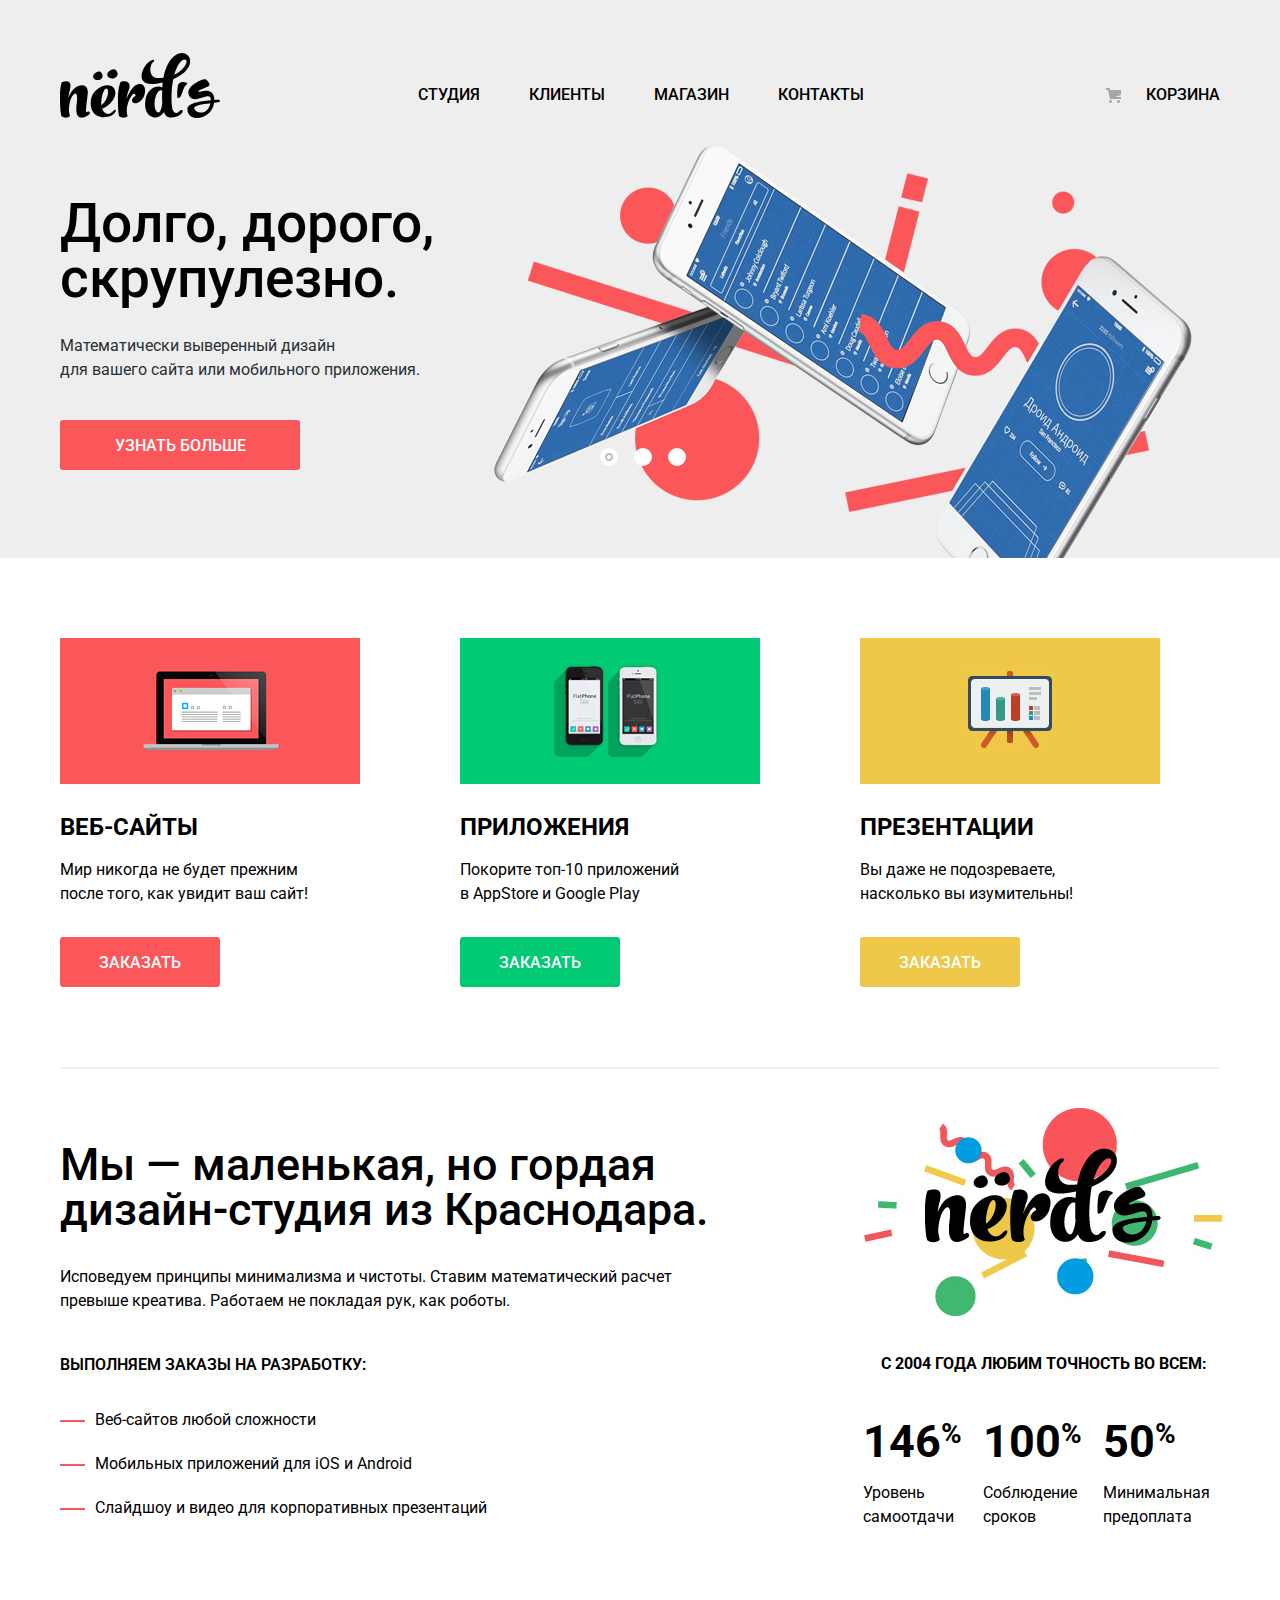
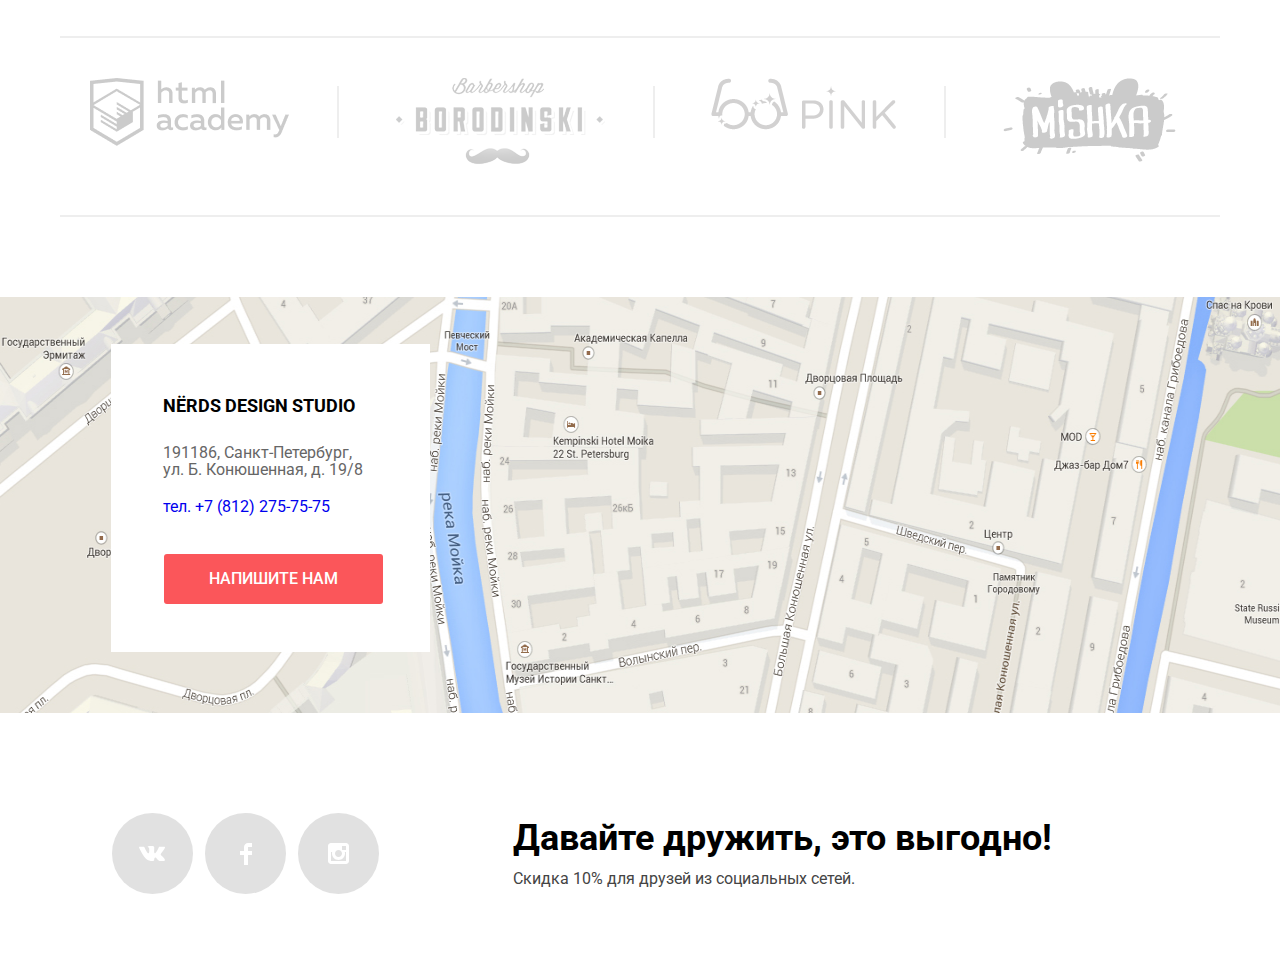
<file: index.html>
<!DOCTYPE html>
<html lang="ru">
  <head>
    <meta charset="utf-8">
    <title>Главная - Нёрдс</title>
    <link rel="shortcut icon" href="img/favicon32x32.png" type="image/png">
    <link rel="apple-touch-icon-precomposed" href="img/favicon152x152.png">
    <link rel="stylesheet" href="css/normalize.css">
    <link href="css/style.min.css" type="text/css" rel="stylesheet">
    <link href="https://fonts.googleapis.com/css?family=Roboto:400,500,700&amp;subset=cyrillic" rel="stylesheet">
  </head>
  <body>
  <div class="grid">
  <header class="main-header">
    <div class="wrapper">
      <div class="menu">
        <div class="menu-logo">
          <a href="index.html"><img src="img/nerds-logo.svg" width="160" height="70" alt="Логотип Nerds"></a>
        </div>
         <nav class="main-navigation">
          <ul class="site-navigation">
           <li class="menu-item"><a href="#">Студия</a></li>
           <li class="menu-item"><a href="#">Клиенты</a></li>
           <li class="menu-item"><a href="catalog.html">Магазин</a></li>
           <li class="menu-item"><a href="#">Контакты</a></li>
          </ul>
         </nav>
        <div class="menu-user">
          <a class="basket" href="#">Корзина</a>
        </div>
      </div>
    </div>
  </header>
  <main class="main">
    <div class="slider">
      <div class="wrapper">
        <form name="slide">
           <input type="radio" class="slider-input" id="btn-1" name="toggle" checked>
           <input type="radio" class="slider-input" id="btn-2" name="toggle">
           <input type="radio" class="slider-input" id="btn-3" name="toggle">
         <div class="slider-dots-wrp">
           <label class="slider-dot slider-dot-active" for="btn-1"></label>
           <label class="slider-dot slider-dot-active" for="btn-2"></label>
           <label class="slider-dot slider-dot-active" for="btn-3"></label>
         </div>
        <div class="slider-list">
          <div class="slider-item">
            <div class="slider-text">
              <span class="slider-title">Долго, дорого, скрупулезно.</span>
              <p class="slider-slogan">Математически выверенный дизайн<br> для вашего сайта или мобильного приложения.</p>
              <a class="button button-slider" href="#">Узнать больше</a>
            </div>
          </div>
          <div class="slider-item">
            <div class="slider-text">
              <span class="slider-title">Любим математику как никто другой</span>
              <p class="slider-slogan">Никакого креатива, только математические формулы<br>
                для расчета идеальных пропорций.</p>
              <a class="button button-slider" href="#">Узнать больше</a>
            </div>
          </div>
          <div class="slider-item">
            <div class="slider-text">
              <span class="slider-title">Только ночь, только хардкор</span>
              <p class="slider-slogan">Работать днем, как все? Мы против этого.<br> Ближе к полуночи работа только начинается.</p>
              <a class="button button-slider" href="#">Узнать больше</a>
            </div>
          </div>
        </div>
        </form>
      </div>
    </div>
    <div class="wrapper">
      <div class="services-list">
        <div class="services-item">
          <img src="img/illustration-1.png" alt="Веб-сайты" width="300" height="146">
          <h3>Веб-сайты</h3>
          <p>Мир никогда не будет прежним<br> после того, как увидит ваш сайт!</p>
          <a href="#" class="button services-item-button services-item-button-red">Заказать</a>
        </div>
        <div class="services-item">
          <img src="img/illustration-2.png" alt="Веб-сайты" width="300" height="146">
          <h3>Приложения</h3>
          <p>Покорите топ-10 приложений<br> в AppStore и Google Play</p>
          <a href="#" class="button services-item-button services-item-button-green">Заказать</a>
        </div>
        <div class="services-item">
          <img src="img/illustration-3.png" alt="Веб-сайты" width="300" height="146">
          <h3>Презентации</h3>
          <p>Вы даже не подозреваете,<br>насколько вы изумительны!</p>
          <a href="#" class="button services-item-button services-item-button-yellow">Заказать</a>
        </div>
      </div>
      <div class="features-description">
        <div class="features-text">
          <h2 class="features-text-title">Мы — маленькая, но гордая дизайн-студия из Краснодара. </h2>
          <p class="features-text-slogan">Исповедуем принципы минимализма и чистоты. Ставим математический расчет превыше креатива. Работаем не покладая рук, как роботы.</p>
          <h3>Выполняем заказы на разработку:</h3>
          <ul class="features-text-list">
            <li>Веб-сайтов любой сложности</li>
            <li>Мобильных приложений для iOS и Android</li>
            <li>Слайдшоу и видео для корпоративных презентаций</li>
          </ul>
        </div>
        <div class="features-statistics">
          <div class="features-logo">
            <img src="img/nerds-illustration.png" width="360" height="208" alt="Логотип">
          </div>
          <span class="features-table-title">C 2004 года любим точность во всем:</span>
          <table class="features-table">
            <tr class="features-table-row">
              <th>146<sup>%</sup></th>
              <th>100<sup>%</sup></th>
              <th>50<sup>%</sup></th>
            </tr>
            <tr class="features-table-row">
              <td>Уровень самоотдачи</td>
              <td>Соблюдение сроков</td>
              <td>Минимальная предоплата</td>
            </tr>
          </table>
        </div>
      </div>
      <div class="partners">
        <ul class="partners-list">
          <li class="partner"><a href="https://htmlacademy.ru/intensive/htmlcss"><img src="img/logo-1.png" alt="Академия" width="199" height="68"></a></li>
          <li class="partner"><a href="#"><img src="img/logo-2.png" alt="Бородинский" width="209" height="90"></a></li>
          <li class="partner"><a href="#"><img src="img/logo-3.png" alt="Пинк" width="185" height="52"></a></li>
          <li class="partner"><a href="#"><img src="img/logo-4.png" alt="Мишка" width="173" height="84"></a></li>
        </ul>
      </div>
    </div>
  </main>
  <div class="address">
    <iframe src="https://yandex.ru/map-widget/v1/?um=constructor%3A0da719b83099ced85a7360a81502c2350b32536cdaef0779f9d6f8efe23a999d&amp;source=constructor"
            width="1440" height="416"></iframe>
    <img src="img/map.jpg" width="1440" height="416" alt="Мы на карте">
    <div class="map-container wrapper">
      <div class="address-container">
        <h1 class="address-title">NЁRDS DESIGN STUDIO</h1>
        <p class="address-text">191186, Санкт-Петербург,<br>ул. Б. Конюшенная, д. 19/8</p>
        <p class="address-phone"><a class="phone" href="tel:+78122757575">тел. +7 (812) 275-75-75</a></p>
        <a href="#" class="button contacts-button">Напишите нам</a>
      </div>
    </div>
  </div>
    <footer class="footer wrapper">
        <div class="footer-contacts">
          <a href="#" class="footer-item footer-item-vk">Вконтакте</a>
          <a href="#" class="footer-item footer-item-fb">Фейсбук</a>
          <a href="#" class="footer-item footer-item-ig">Инстаграмм</a>
        </div>
        <div class="footer-text">
          <p class="footer-text-slogan">Давайте дружить, это выгодно!</p>
          <p class="footer-text-offer">Скидка 10% для друзей из социальных сетей.</p>
        </div>
    </footer>
    <div class="modal">
      <div class="modal-wrp">
        <button class="modal-close" type="button" title="Закрыть">Закрыть</button>
        <span class="modal-title">Напишите нам</span>
        <form class="modal-form" action="#" method="post">
          <label class="modal-text" for="login">Ваше имя:
            <input class="modal-input modal-input-login" id="login" type="text" name="login" placeholder="Имя Фамилия">
          </label>
          <label class="modal-text" for="email">Ваш e-mail:
            <input class="modal-input modal-input-mail" type="email" name="email" id="email" placeholder="email@example.com">
          </label>
          <label class="modal-text modal-text-comment" for="comment-field">Текст письма:
            <textarea class="modal-comment" name="comment" id="comment-field" placeholder="В свободной форме"></textarea>
          </label>
          <button class="btn" type="submit">Отправить</button>
        </form>
      </div>
    </div>
  </div>
    <script src="js/modal.min.js"></script>
  </body>
</html>
</file>
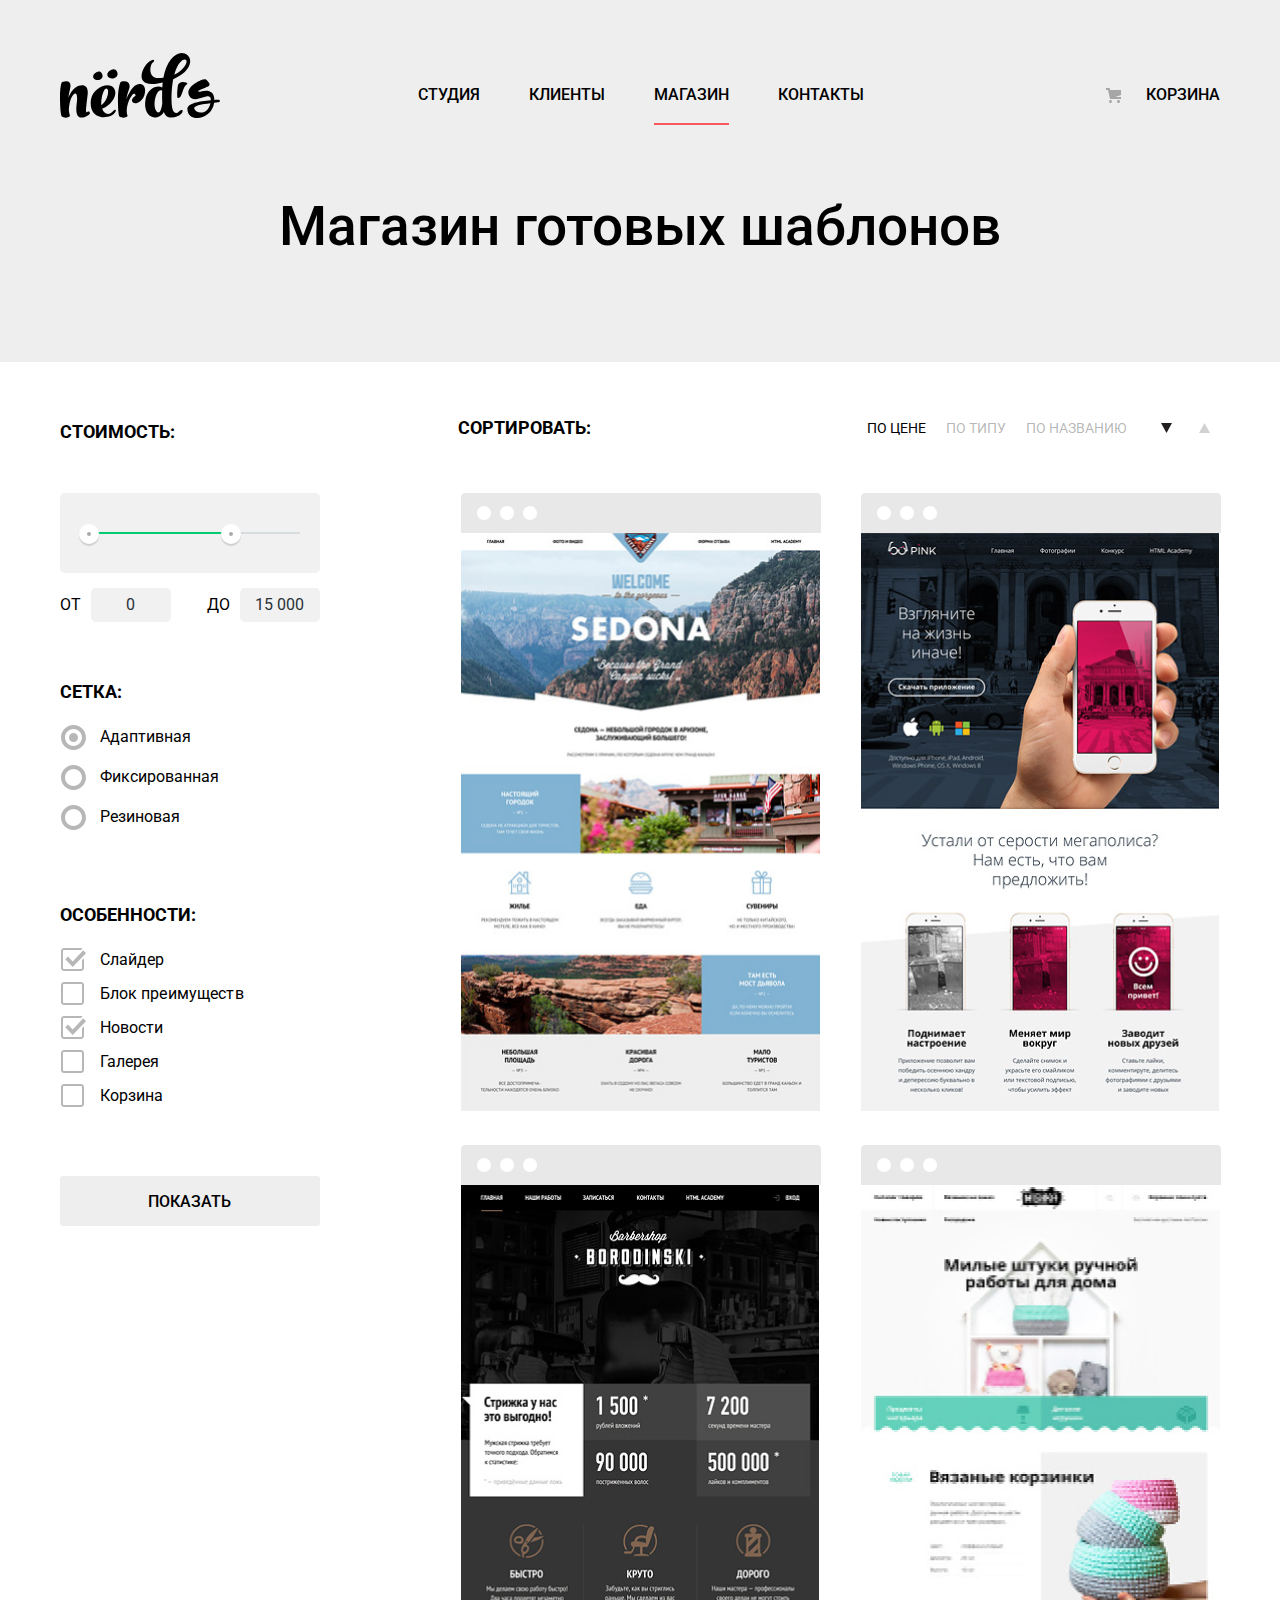
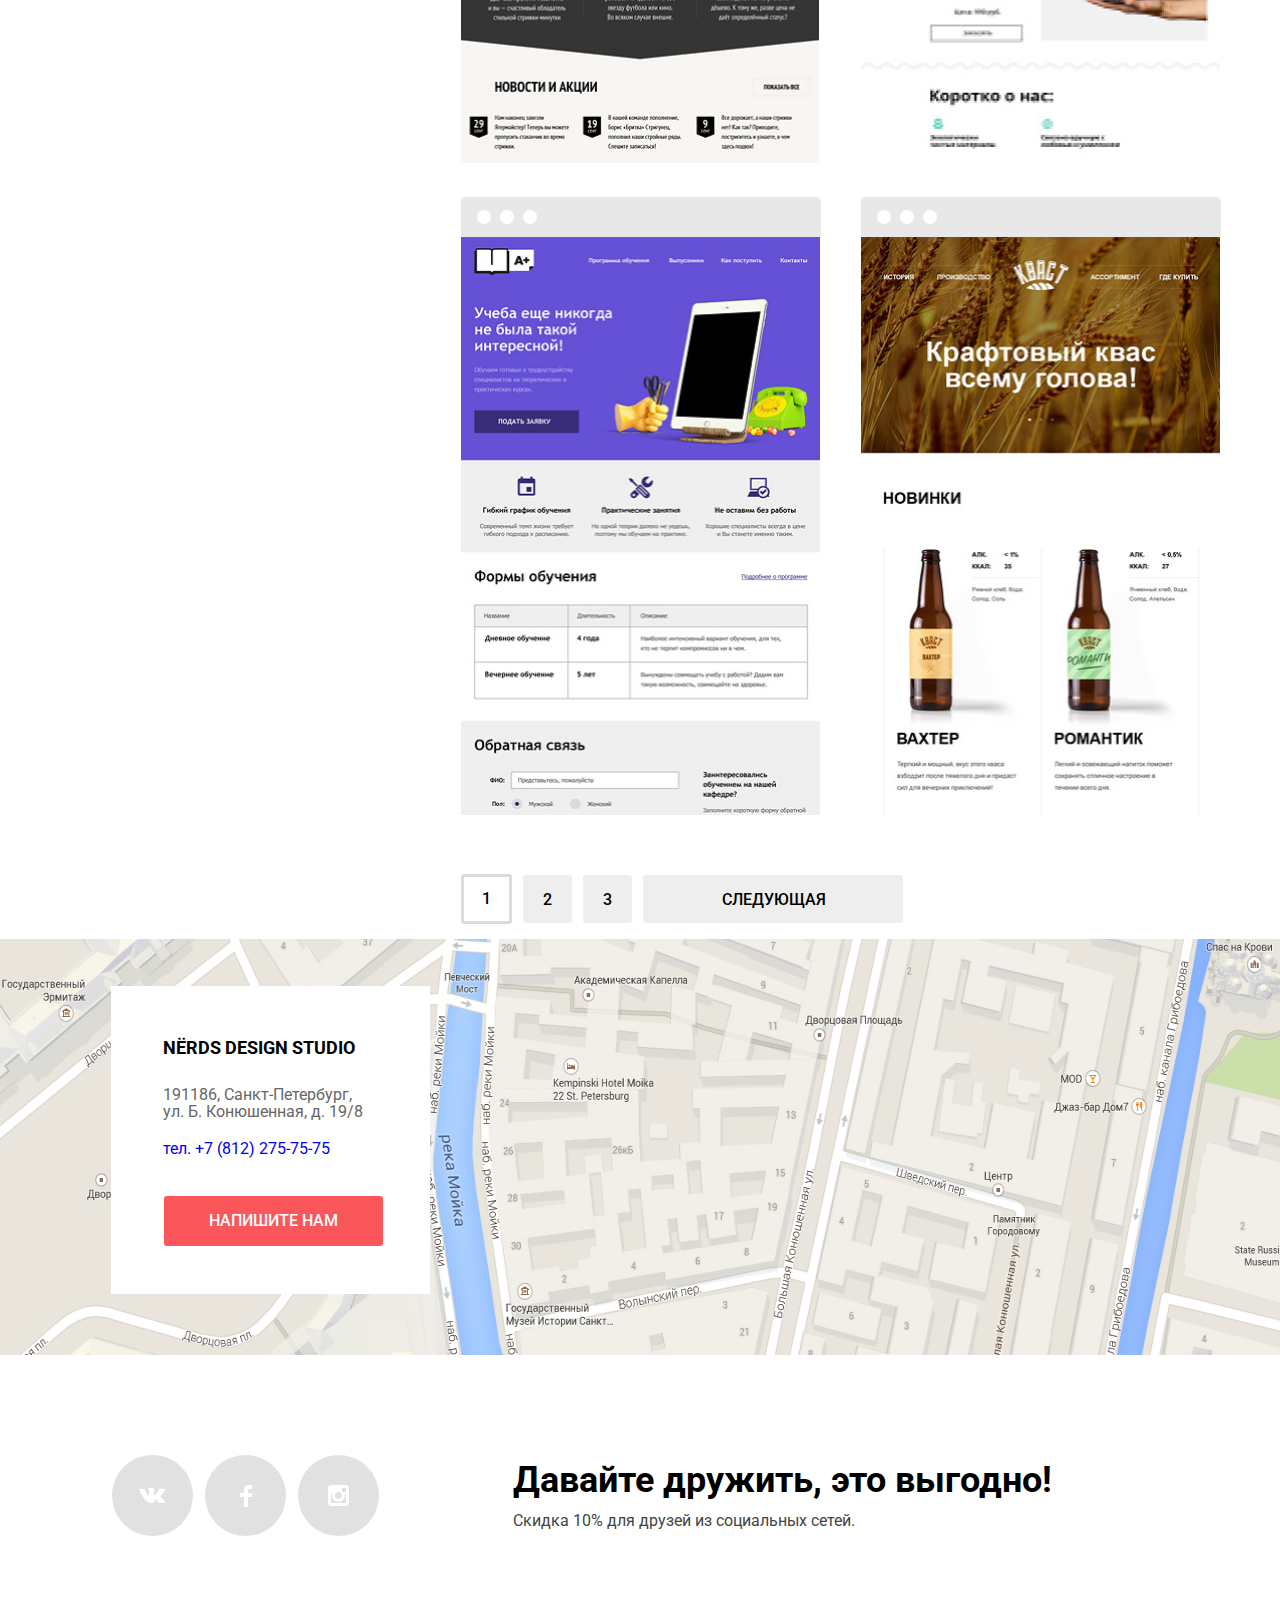
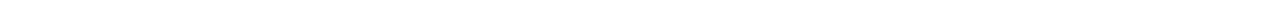
<file: catalog.html>
<!DOCTYPE html>
<html lang="ru">
<head>
  <meta charset="utf-8">
  <title>Магазин - Нёрдс</title>
  <link rel="shortcut icon" href="img/favicon32x32.png" type="image/png">
  <link rel="apple-touch-icon-precomposed" href="img/favicon152x152.png">
  <link rel="stylesheet" href="css/normalize.css">
  <link href="css/style.min.css" type="text/css" rel="stylesheet">
  <link href="https://fonts.googleapis.com/css?family=Roboto:400,500,700&amp;subset=cyrillic" rel="stylesheet">
</head>
<body>
<header class="main-header">
  <div class="wrapper">
    <div class="menu">
      <div class="menu-logo">
        <a href="index.html"><img src="img/nerds-logo.svg" class="logo" width="160" height="70" alt="Логотип Nerds"></a>
      </div>
      <nav class="main-navigation">
        <ul class="site-navigation">
          <li class="menu-item"><a href="#">Студия</a></li>
          <li class="menu-item"><a href="#">Клиенты</a></li>
          <li class="menu-item menu-item-active"><a href="catalog.html">Магазин</a></li>
          <li class="menu-item"><a href="#">Контакты</a></li>
        </ul>
      </nav>
      <div class="menu-user">
        <a class="basket" href="#">Корзина</a>
      </div>
    </div>
  </div>
</header>
<main>
    <h1 class="page-title">Магазин готовых шаблонов</h1>
   <div class="catalog wrapper">
    <section class="catalog-filter">
      <h2 class="visually-hidden">Фильтр товаров</h2>
      <form action="https://echo.htmlacademy.ru" method="post">
        <fieldset class="filter-item">
          <legend>Стоимость:</legend>
          <div class="range-filter">
            <div class="range-controls">
              <div class="scale">
                <div class="bar"></div>
              </div>
              <a href="#" class="toggle toggle-min" title="Минимальная"></a>
              <a href="#" class="toggle toggle-max" title="Максимальная"></a>
            </div>
            <div class="price-controls">
              <label class="min-price">от<input name="min-price" type="text" value="0"></label>
              <label class="max-price">до<input name="max-price" type="text" value="15 000"></label>
            </div>
          </div>
        </fieldset>
        <fieldset class="filter-item catalog-filter-grid-group">
          <legend>Сетка:</legend>
          <ul>
            <li class="filter-option">
              <label class="radio option">
                <input class="radio-input" type="radio" name="grid" value="adaptive" checked>
                <span class="radio-box"></span>
                <span class="radio-text">Адаптивная</span>
              </label>
            </li>
            <li class="filter-option">
              <label class="radio option">
                <input class="radio-input" type="radio" name="grid" value="fixed">
                <span class="radio-box"></span>
                <span class="radio-text">Фиксированная</span>
              </label>
            </li>
            <li class="filter-option">
              <label class="radio option">
                <input class="radio-input" type="radio" name="grid" value="rubber">
                <span class="radio-box"></span>
                <span class="radio-text">Резиновая</span>
              </label>
            </li>
          </ul>
        </fieldset>
        <fieldset class="filter-item catalog-filter-features">
          <legend>Особенности:</legend>
          <ul>
            <li class="filter-color">
              <label class="check option">
                <input class="check-input" type="checkbox" name="features" value="slider" checked>
                <span class="check-box"></span>
                <span class="check-text">Слайдер</span>
              </label>
            </li>
            <li class="filter-color">
              <label class="check option">
                <input class="check-input" type="checkbox" name="features" value="benefitsblock">
                <span class="check-box"></span>
                <span class="check-text">Блок преимуществ</span>
              </label>
            </li>
            <li class="filter-color">
              <label class="check option">
                <input class="check-input" type="checkbox" name="features" value="news" checked>
                <span class="check-box"></span>
                <span class="check-text">Новости</span>
              </label>
            </li>
            <li class="filter-color">
              <label class="check option">
                <input class="check-input" type="checkbox" name="features" value="gallery">
                <span class="check-box"></span>
                <span class="check-text">Галерея</span>
              </label>
            </li>
            <li class="filter-color">
              <label class="check option">
                <input class="check-input" type="checkbox" name="features" value="cart">
                <span class="check-box"></span>
                Корзина
              </label>
            </li>
          </ul>
        </fieldset>
        <button class="button filter-button" type="submit">Показать</button>
      </form>
    </section>
    <section class="catalog-wrapper">
      <h2 class="visually-hidden">Готовые товары</h2>
      <div class="catalog-sorting">
        <h2>Сортировать:</h2>
        <ul class="sort-list">
          <li><a class="sort-list-item sort-list-item-active" href="#">По цене</a></li>
          <li><a class="sort-list-item" href="#">По типу</a></li>
          <li><a class="sort-list-item" href="#">По названию</a></li>
        </ul>
        <p class="sort-list-updown">
          <a class="sort-list-down" href="#" aria-label="Ниже"></a>
          <a class="sort-list-up" href="#" aria-label="Выше"></a>
        </p>
      </div>
      <div class="catalog-list">
        <div class="catalog-template">
          <a href="#">
            <img src="img/img-sedona.jpg" width="359" height="578" alt="Шаблон Sedona">
          </a>
          <div class="catalog-popup">
            <a href="#"><h3 class="catalog-popup-caption">Sedona</h3></a>
            <p>Информационный сайт<br> для туристов</p>
            <a href="#" class="button catalog-popup-button">9 900 руб.</a>
          </div>
        </div>
        <div class="catalog-template">
          <a href="#">
            <img src="img/img-pink.jpg" width="358" height="578" alt="Шаблон Pink">
          </a>
          <div class="catalog-popup">
            <a href="#"><h3 class="catalog-popup-caption">Pink App</h3></a>
            <p>Продуктовый лендинг приложения для iOS и Android</p>
            <a href="#" class="button catalog-popup-button">9 900 руб.</a>
          </div>
        </div>
        <div class="catalog-template">
          <a href="#">
            <img src="img/img-barbershop.jpg" width=358 height="578" alt="Шаблон Barbershop">
          </a>
          <div class="catalog-popup">
            <a href="#"><h3 class="catalog-popup-caption">Barbershop</h3></a>
            <p>Сайт салона красоты. Для мужчин, да.</p>
            <a href="#" class="button catalog-popup-button">9 900 руб.</a>
          </div>
        </div>
        <div class="catalog-template">
          <a href="#">
            <img src="img/img-mishka.jpg" width="359" height="578" alt="Шаблон Mishka">
          </a>
          <div class="catalog-popup">
            <a href="#"><h3 class="catalog-popup-caption">Mishka</h3></a>
            <p>Интернет-магазин вязаных игрушек.</p>
            <a href="#" class="button catalog-popup-button">9 900 руб.</a>
          </div>
        </div>
        <div class="catalog-template">
          <a href="#">
            <img src="img/img-aplus.jpg" width="359" height="578" alt="Шаблон A+">
          </a>
          <div class="catalog-popup">
            <a href="#"><h3 class="catalog-popup-caption">A Plus</h3></a>
            <p>Лендинг курсов повышения квалификации</p>
            <a href="#" class="button catalog-popup-button">9 900 руб.</a>
          </div>
        </div>
        <div class="catalog-template">
          <a href="#">
            <img src="img/img-kvast.jpg" width="359" height="578" alt="Шаблон Kvast">
          </a>
          <div class="catalog-popup">
            <a href="#"><h3 class="catalog-popup-caption">Кваст</h3></a>
            <p>Промо-сайт производителя крафтового кваса</p>
            <a href="#" class="button catalog-popup-button">9 900 руб.</a>
          </div>
        </div>
      </div>
      <ul class="pagination-list">
        <li class="pagination-item pagination-item-active"><a>1</a></li>
        <li class="pagination-item"><a href="#">2</a></li>
        <li class="pagination-item"><a href="#">3</a></li>
        <li class="pagination-item pagination-item-next"><a href="#">Следующая</a></li>
      </ul>
    </section>
  </div>
</main>
<div class="address">
  <iframe src="https://yandex.ru/map-widget/v1/?um=constructor%3A0da719b83099ced85a7360a81502c2350b32536cdaef0779f9d6f8efe23a999d&amp;source=constructor"
          width="1440" height="416"></iframe>
  <img src="img/map.jpg" width="1440" height="416" alt="Мы на карте">
  <div class="map-container wrapper">
    <div class="address-container">
      <h1 class="address-title">NЁRDS DESIGN STUDIO</h1>
      <p class="address-text">191186, Санкт-Петербург,<br>ул. Б. Конюшенная, д. 19/8</p>
      <p class="address-phone"><a class="phone" href="tel:+78122757575">тел. +7 (812) 275-75-75</a></p>
      <a href="#" class="button contacts-button">Напишите нам</a>
    </div>
  </div>
</div>
<div class="wrapper">
  <footer class="footer">
    <div class="footer-contacts">
      <a href="#" class="footer-item footer-item-vk">Вконтакте</a>
      <a href="#" class="footer-item footer-item-fb">Фейсбук</a>
      <a href="#" class="footer-item footer-item-ig">Инстаграмм</a>
    </div>
    <div class="footer-text">
      <p class="footer-text-slogan">Давайте дружить, это выгодно!</p>
      <p class="footer-text-offer">Скидка 10% для друзей из социальных сетей.</p>
    </div>
  </footer>
  <div class="modal">
    <div class="modal-wrp">
      <button class="modal-close" type="button" title="Закрыть">Закрыть</button>
      <span class="modal-title">Напишите нам</span>
      <form class="modal-form" action="#" method="post">
        <label class="modal-text" for="login">Ваше имя:
          <input class="modal-input modal-input-login" id="login" type="text" name="login" placeholder="Имя Фамилия">
        </label>
        <label class="modal-text" for="email">Ваш e-mail:
          <input class="modal-input modal-input-mail" type="email" name="email" id="email" placeholder="email@example.com">
        </label>
        <label class="modal-text modal-text-comment" for="comment-field">Текст письма:
          <textarea class="modal-comment" name="comment" id="comment-field" rows="4" placeholder="В свободной форме"></textarea>
        </label>
        <button class="btn" type="submit">Отправить</button>
      </form>
    </div>
  </div>
</div>
<script src="js/modal.min.js"></script>
</body>
</html>
</file>
<file: css/style.min.css>
body{font-family:"Roboto",Arial,sans-serif;font-size:16px;line-height:24px;min-width:1160px;min-height:100%;display:grid;grid-template-areas:"footer"}.wrapper{width:1160px;margin:auto}.visually-hidden{position:absolute;clip:rect(0,0,0,0);width:1px;height:1px}.menu-logo img:hover{opacity:.7}.menu-logo img:active{opacity:.3}.main-header{background-color:#eee;text-transform:uppercase;padding-top:50px}.menu{display:flex;justify-content:space-between}.menu-link-main img:hover{opacity:.7}.menu-link-main img:active{opacity:.5}.site-navigation{list-style:none;margin:0;padding:0}.menu-item{display:inline-block;position:relative;margin-right:45px;vertical-align:top}.menu-item a,.menu-user a{display:block;text-decoration:none;color:#000;line-height:30px;padding-top:30px;font-weight:500}.menu-item a:hover,.menu-user a:hover{color:#fb565a}.menu-item a:active,.menu-user a:active{color:#a6a6a6}.menu-item-active::before{content:"";position:absolute;background:#fb565a;height:2px;width:100%;bottom:-15px}.basket{position:relative;padding-left:40px}.basket::after{content:"";position:absolute;width:15px;height:15px;bottom:7px;left:0;background:#eee url(../img/cart-icon.svg)}.slider-dots-wrp{position:absolute;bottom:100px;left:50%;width:200px;height:10px;margin-left:-97px;text-align:center;z-index:50}.slider-dot{position:relative;display:inline-block;width:18px;height:18px;margin:0 6px;background:#fff;border:5px solid #fff;vertical-align:top;border-radius:50%;cursor:pointer;-webkit-box-sizing:border-box;-moz-box-sizing:border-box;box-sizing:border-box}.slider-dot::after{content:"";position:absolute;width:4px;height:4px;background:#fff;border-radius:50%;top:2px;right:2px}.slider{background-color:#eee;position:relative;height:431px}.slider-text{padding-top:69px;width:515px}.slider input[type=radio]{display:none}#btn-1:checked~.slider-dots-wrp .slider-dot[for="btn-1"],#btn-2:checked~.slider-dots-wrp .slider-dot[for="btn-2"],#btn-3:checked~.slider-dots-wrp .slider-dot[for="btn-3"]{background:#c1c1c1}.slider-item:nth-child(1){background:#eee url(../img/slide1.png);background-repeat:no-repeat;background-position:100% 10%;height:431px}.slider-item:nth-child(2){background:#eee url(../img/slide2.png);background-repeat:no-repeat;background-position:100% 10%;height:431px}.slider-item:nth-child(3){background:#eee url(../img/slide3.png);background-repeat:no-repeat;background-position:100% 10%;height:431px}.slider-item{display:none}#btn-1:checked~.slider-list .slider-item:nth-child(1){display:block}#btn-2:checked~.slider-list .slider-item:nth-child(2){display:block}#btn-3:checked~.slider-list .slider-item:nth-child(3){display:block}.slider-title,.main-title-catalog{display:block;font-size:55px;line-height:55px;font-weight:500;padding:0;padding-bottom:25px;margin:0}.slider-slogan{font-size:16px;line-height:24px;color:#283136;margin-top:3px}.button,.btn{display:block;-webkit-box-sizing:border-box;-moz-box-sizing:border-box;box-sizing:border-box;font-size:16px;font-weight:500;line-height:18px;text-decoration:none;text-transform:uppercase;color:#fff;padding-top:17px;padding-bottom:15px;text-align:center;border-radius:3px;border:none}.button-slider{width:240px;margin-top:38px}.button-slider,.services-item-button-red,.btn,.contacts-button{background-color:#fb565a}.button-slider:hover,.services-item-button-red:hover,.btn:hover,.contacts-button:hover{background-color:#e74246}.button-slider:active,.services-item-button-red:active,.btn:active,.contacts-button:active{color:#e26f72;background-color:#d7373b;box-shadow:0 3px 0 0 #c13135 inset}.services-item-button{width:160px}.services-item-button-yellow{background-color:#efc84a}.services-item-button-yellow:hover{background-color:#eab534}.services-item-button-yellow:active{color:#edc265;background-color:#e5a722;box-shadow:0 3px 0 0 #ce961f inset}.services-item-button-green{background-color:#00ca74}.services-item-button-green:hover{background-color:#00bc6c}.services-item-button-green:active{color:#4dc491;background-color:#00aa62;box-shadow:0 3px 0 0 #009958 inset}.services-list{margin-top:80px;padding-bottom:80px;border-bottom:2px solid #eee;display:flex;justify-content:space-between}.services-item{width:300px;margin-right:100px}.services-item h3{text-transform:uppercase;font-size:24px}.services-item p{margin-top:-5px;padding-bottom:15px}.features-logo img{margin:9px 3px}.features-description{padding-top:30px;padding-bottom:80px;display:flex;justify-content:space-between;border-bottom:2px solid #eee}.features-text{width:660px;margin-right:120px}.features-text-title{padding:0;padding-top:43px;margin:0;font-size:45px;line-height:45px;font-weight:500}.features-text-slogan{line-height:24px;padding-top:17px}.features-text h3{text-transform:uppercase;padding-top:24px;padding-bottom:15px;font-size:16px;line-height:24px;font-weight:600}.features-text-list{list-style:none;padding-left:35px}.features-text-list li{padding-bottom:20px;position:relative}.features-text-list li::before{content:"";top:12px;left:-35px;position:absolute;width:25px;height:2px;background-color:#fb565a}.features-statistics{width:360px}.features-table-title{display:block;text-align:center;font-weight:700;text-transform:uppercase;margin:20px 0 0 7px}.features-table{margin-top:40px;padding-top:9px}.features-table-row th{font-size:45px;line-height:10px;padding-top:10px;padding-bottom:30px;padding-right:15px;text-align:left}.features-table-row sup{font-size:28px}.partners{margin-bottom:80px;padding-top:40px;padding-bottom:40px;border-bottom:2px solid #eee}.partners-list{display:flex;margin:0;margin-right:44px;margin-left:30px;padding:0;list-style:none;flex-wrap:wrap;justify-content:space-between}.partner{position:relative}.partner:after{position:absolute;top:-30px;right:-50px;bottom:0;width:2px;height:52px;margin-top:auto;margin-bottom:auto;content:'';background-color:#eee}.partner:last-child:after{width:0;height:0}.partner img{opacity:.2}.partner img:hover{opacity:1}.partner img:active{opacity:.1}.address{position:relative;display:flex;height:416px;background-color:#b5b5b5;justify-content:center;margin-bottom:100px}.address-map{min-width:1160px}.address iframe{z-index:20;width:100%;min-width:1160px;border:none}.address img{position:absolute;z-index:10;top:0;left:0;width:100%;min-width:1160px;height:416px;margin:0 auto}.address-title{padding:7px 2px;margin:0;font-size:18px;line-height:30px;text-transform:uppercase}.address-container{-webkit-box-sizing:border-box;-moz-box-sizing:border-box;box-sizing:border-box;position:absolute;top:55px;left:51px;display:block;background-color:#fff;width:319px;height:308px;z-index:30;padding:40px 50px}.map-container{position:absolute;z-index:30;top:-8px;right:0;left:0}.address-text{display:block;color:#666;width:230px;margin:2px;padding-top:15px;line-height:105%}.address-phone{color:#666;padding-top:-35px;padding-left:2px}.address-phone a{display:block;text-decoration:none}.contacts-button{background-color:#fb565a;width:219px;padding:16px 0 16px 0;margin-top:35px;margin-bottom:35px;margin-left:3px}.footer{display:grid;grid-template-rows:repeat(1,1fr);grid-template-columns:repeat(2,1fr);padding-bottom:68px}.footer-contacts{display:grid;gap:12px;grid-template-columns:repeat(4,1fr);width:261px;margin-right:140px;padding-left:52px}.footer-item{width:81px;height:81px;border-radius:50%;background-color:#e1e1e1;font-size:0}.footer-item:hover{background-color:#e74246}.footer-item:active{background-color:#d7373b}.footer-item-vk{background-image:url(../img/vk-icon.svg);background-repeat:no-repeat;background-position:50% 50%}.footer-item-vk:active{background-image:url(../img/vk-icon-active.png)}.footer-item-fb{background-image:url(../img/fb-icon.svg);background-repeat:no-repeat;background-position:50% 50%}.footer-item-fb:active{background-image:url(../img/fb-icon-active.png)}.footer-item-ig{background-image:url(../img/insta-icon.svg);background-repeat:no-repeat;background-position:50% 50%}.footer-item-ig:active{background-image:url(../img/insta-icon-active.png)}.footer-text{display:grid;padding-right:100px;width:660px}.footer-text-slogan{padding-top:7px;margin:0;font-size:36px;line-height:36px;font-weight:700}.footer-text-offer{font-size:16px;line-height:14px;color:#444}.page-title{font-family:Roboto,Arial,sans-serif;font-size:55px;font-weight:500;line-height:55px;text-transform:none;text-align:center;margin:0;padding-bottom:108px;padding-top:72px;background-color:#eee}.catalog{display:flex;justify-content:center}.catalog-list{display:flex;width:760px;margin-right:auto;margin-top:15px;padding-left:79px;list-style:none;flex-wrap:wrap;justify-content:space-between}.catalog-sorting{display:flex;margin:0;margin-left:76px;padding:0;padding-top:38px;padding-bottom:22px;align-items:center}.catalog-sorting h2{font-family:Roboto,Arial,sans-serif;font-size:18px;font-weight:700;letter-spacing:normal;text-transform:uppercase}.sort-list{display:flex;padding-left:276px;list-style:none;color:#000}.sort-list li{padding-right:20px;text-transform:uppercase}.catalog-list .catalog-template{position:relative;margin-bottom:27px;padding-top:40px;flex-basis:360px}.catalog-list .catalog-template::before{position:absolute;top:0;width:360px;height:40px;content:'';opacity:.12;background:#fff url(../img/browser.svg);background-repeat:no-repeat;background-position:0 0}.catalog-list .catalog-template:hover::before{opacity:1}.catalog-list .catalog-template:hover{box-shadow:0 6px 15px 0 rgba(0,1,1,.25)}.catalog-popup-caption a{color:#000}.catalog-popup-caption:hover,.catalog-popup-caption:focus{color:#fb565a}.catalog-popup-caption:active{color:#000;opacity:.3}.catalog-popup-caption{font-size:18px;font-weight:700;line-height:30px;text-transform:uppercase;color:#666}.catalog-popup{font-weight:400;position:absolute;z-index:1;bottom:0;overflow-y:auto;width:360px;max-height:580px;padding-top:1px;padding-bottom:1px;text-align:center;opacity:0;color:#666;background-color:#eee;align-items:center}.catalog-template:hover .catalog-popup{opacity:1}.catalog-template{width:190px}.catalog-popup p{width:230px;margin:0 auto}.catalog-popup h3{margin-top:26px;margin-bottom:7px;color:#000}.catalog-popup a{text-decoration:none}.catalog-popup-button{width:200px;margin-top:31px;margin-right:auto;margin-bottom:43px;margin-left:auto;color:#fff;background-color:#fb565a}.catalog-popup-button:hover,.catalog-popup-button:focus{background-color:#e74246}.catalog-popup-button:active{color:#fff;background-color:#d7373b;box-shadow:inset 0 3px 0 0 rgba(0,1,1,.1)}.sort-list-up{position:relative;padding-left:18px}.sort-list-up::before{position:absolute;top:5px;right:-20px;width:11px;height:10px;content:'';transform:rotate(180deg);opacity:.2;background:#fff url(../img/shape.svg)}.sort-list-up:hover::before,.sort-list-down:hover::before{opacity:.4}.sort-list-up:active::before,.sort-list-down:active::before{opacity:1}.sort-list-down{position:relative;padding-right:25px}.sort-list-down::before{position:absolute;top:5px;right:0;width:11px;height:10px;content:'';opacity:1;background:#fff url(../img/shape.svg)}.sort-list-item{font-size:14px;color:rgba(0,0,0,.3);text-decoration:none}.sort-list-item:hover,.sort-list-item:focus{color:rgba(0,0,0,.6)}.sort-list-item:active,.sort-list-item-active{color:#000}.filter-button{width:260px;height:50px;border:none;color:#000;background-color:#eee;cursor:pointer}.filter-button:hover,.filter-button:focus{background-color:#dfdfdf}.filter-button:active{box-shadow:0 3px 0 rgba(0,1,1,.1) inset;color:rgba(0,0,0,.3);background-color:#d5d5d5}.filter-item{width:322px;margin:58px auto;padding:0;border:none}.range-filter{width:260px;margin-top:49px}.filter-item legend{font-size:18px;font-weight:700;line-height:24px;text-transform:uppercase}.range-controls{position:relative;height:41px;margin-bottom:15px;padding-top:39px;padding-right:20px;padding-left:20px;border-radius:5px;background-color:#f1f1f1}.range-controls .scale{height:2px;background:#d7dcde}.range-controls .bar{width:70%;height:2px;background:#00ca74}.range-controls .toggle{position:absolute;top:31px;left:0;width:4px;height:4px;padding:0;cursor:pointer;border:8px solid #fff;border-radius:50%;background-color:#ababab;box-shadow:0 2px 1px 0 #cfcfcf}.range-controls .toggle-min{left:19px}.range-controls .toggle-max{left:161px}.toggle-min:focus{outline:2px solid #000}.price-controls{font-size:0}.price-controls label{font-size:16px;display:inline-block;width:50%;vertical-align:top;text-transform:uppercase}.price-controls input{font-family:Roboto,Arial,sans-serif;font-size:16px;width:60px;margin-left:10px;padding:8px 10px;text-align:center;color:#283136;border:none;border-radius:5px;background:#f1f1f1}.max-price{text-align:right}.pagination-list{font-weight:500;display:flex;max-width:760px;line-height:16px;margin:0;padding-top:25px;padding-left:79px;list-style:none;flex-wrap:wrap;justify-content:flex-start;align-items:center}.pagination-item{padding-bottom:15px}.pagination-item a,.pagination-item a:link,.pagination-item a:visited{display:block;margin-right:11px;padding:17px 20px 15px;color:#000;border-radius:3px;background-color:#eee;box-shadow:none;text-decoration:none}.pagination-item a:hover,.pagination-item a:focus{color:#000;background-color:#dfdfdf;box-shadow:inset 0 3px 0 0 rgba(0,1,1,.1)}.pagination-item a:active{color:rgba(0,0,0,.3);background-color:#d5d5d5;box-shadow:inset 0 3px 0 0 rgba(0,1,1,.1)}.pagination-item:last-child a{padding-right:77px;padding-left:79px;text-transform:uppercase;text-decoration:none}.pagination-item:last-child a:hover,.pagination-item:last-child a:focus{background-color:#dfdfdf}.pagination-item:last-child a:active{background-color:#d5d5d5;box-shadow:inset 0 3px 0 0 rgba(0,1,1,.1)}.pagination-item-active a,.pagination-item-active a:hover,.pagination-item-active a:focus,.pagination-item-active a:active{padding:14px 18px;cursor:default;border:3px solid #dbdbdb;background-color:#fff;box-shadow:none}.catalog-filter-grid-group ul{display:block;margin:0;margin-top:21px;padding:0;list-style:none}.filter-option{padding-bottom:16px}.radio{position:relative;padding-left:40px;cursor:pointer}.radio-box:hover,.radio-box:focus,.radio-text{opacity:1}.radio-input{position:absolute;clip:rect(0,0,0,0);appearance:none}.radio-box{position:absolute;opacity:.4;width:25px;height:25px;margin-left:-39px;background:#fff url(../img/radio-off.svg)}.radio-input:checked+.radio-box{background:#fff url(../img/radio-on.svg)}.radio-input:disabled+.radio-box+.radio-text{opacity:.3;cursor:default}.radio-input:disabled+.radio-box{opacity:.3;cursor:default}.radio-input:focus+.radio-box{outline:2px solid #000}.catalog-filter-features ul{display:block;margin:0;margin-top:21px;padding:0;list-style:none}.filter-color{padding-bottom:10px}.option{display:block}.check{font-size:16px;position:relative;padding-left:40px;letter-spacing:.14px;cursor:pointer}.check-box:hover,.check-box:focus,.check-text{opacity:1}.check-input{position:absolute;clip:rect(0,0,0,0);appearance:none}.check-input:focus+.check-box{outline:2px solid #000}.check-box{position:absolute;width:23px;height:23px;margin-left:-39px;opacity:.4;background:#fff url(../img/checkbox-off.svg)}.check-input:checked+.check-box{width:27px;background:#fff url(../img/checkbox-on.svg);background-repeat:no-repeat}.check-input:disabled+.check-box+.check-text{opacity:.3;cursor:default}.check-input:disabled+.check-box{opacity:.3;cursor:default}.modal{position:fixed;z-index:100;top:50%;left:50%;margin-left:-480px;margin-top:-300px;padding-bottom:85px;-webkit-box-sizing:border-box;-moz-box-sizing:border-box;box-sizing:border-box;width:960px;height:auto;background-color:#fff;box-shadow:0 20px 40px rgba(0,0,0,.4);display:none}.modal-show{display:block;animation:bounce .5s}.modal-wrp{padding-top:70px;padding-bottom:84px;padding-left:100px;padding-right:100px}.modal-title{position:relative;font-size:45px;line-height:45px;font-weight:600}.modal-form{display:flex;justify-content:space-between;flex-wrap:wrap;align-content:flex-start;margin-top:30px}.modal-input,.modal-comment{display:inline-block;-webkit-box-sizing:border-box;-moz-box-sizing:border-box;box-sizing:border-box;line-height:18px;color:#a1a1a1;padding:16px 14px 16px 16px;margin-top:10px;border:2px solid #d7dcde;border-radius:3px;width:360px;outline:none;vertical-align:auto}.modal-input:hover,.modal-comment:hover{border:2px solid #b4b9bb}.modal-input:focus,.modal-comment:focus{color:#000;border:2px solid #000}.modal-input:invalid,.modal-comment:invalid{box-shadow:none;color:#e74246;border:2px solid #e74246}.modal-text{display:inline-block;width:360px;vertical-align:auto;font-weight:700}.modal-text-comment{position:relative;margin-top:25px}.modal-comment{width:760px;height:118px;resize:vertical}@keyframes bounce{0%{transform:translateY(-2000px)}70%{transform:translateY(30px)}90%{transform:translateY(-10px)}100%{transform:translateY(0)}}.modal-show{display:block;animation:bounce 0.6s}@keyframes shake{0%,100%{transform:translateX(0)}10%,30%,50%,70%,90%{transform:translateX(-10px)}20%,40%,60%,80%{transform:translateX(10px)}}.modal-error{animation:shake 0.6s}.btn{position:absolute;bottom:84px;background-color:#fb565a;width:259px;border:0;cursor:pointer}.modal-close{position:absolute;font-size:0;top:80px;right:90px;width:21px;height:21px;cursor:pointer;border:0;background:none;background-image:url(../img/close-cross.png);opacity:.3}.modal-close:hover{opacity:1;outline:none}.modal-close:active{opacity:.1;outline:none}
</file>
